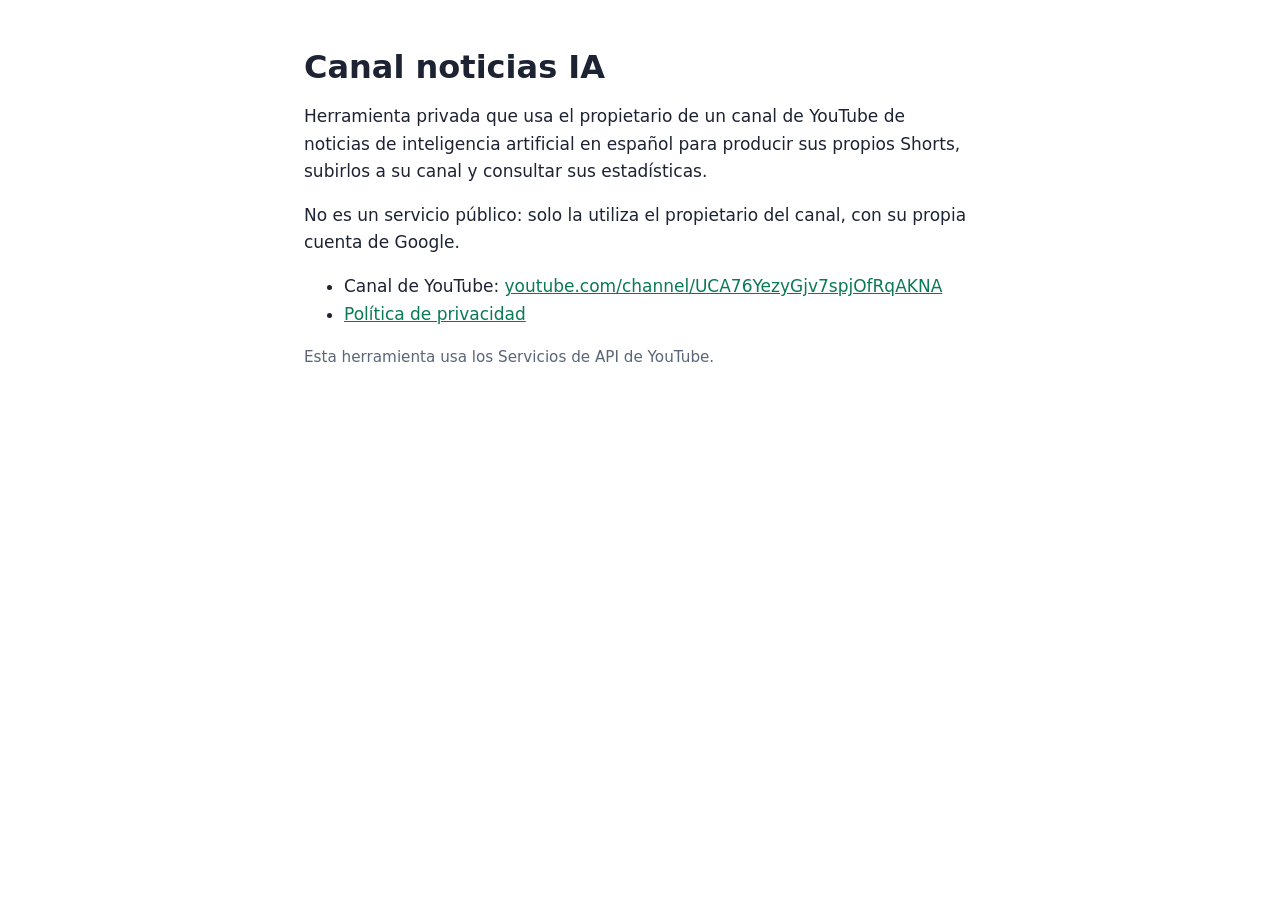
<file: index.html>
<!doctype html>
<html lang="es">
<head>
<meta charset="utf-8">
<meta name="viewport" content="width=device-width, initial-scale=1">
<title>Canal noticias IA</title>
<link rel="stylesheet" href="estilo.css">
</head>
<body>
<main>
  <h1>Canal noticias IA</h1>
  <p>Herramienta privada que usa el propietario de un canal de YouTube de noticias de inteligencia artificial en español para producir sus propios Shorts, subirlos a su canal y consultar sus estadísticas.</p>
  <p>No es un servicio público: solo la utiliza el propietario del canal, con su propia cuenta de Google.</p>
  <ul>
    <li>Canal de YouTube: <a href="https://www.youtube.com/channel/UCA76YezyGjv7spjOfRqAKNA">youtube.com/channel/UCA76YezyGjv7spjOfRqAKNA</a></li>
    <li><a href="privacidad.html">Política de privacidad</a></li>
  </ul>
  <p class="nota">Esta herramienta usa los Servicios de API de YouTube.</p>
</main>
</body>
</html>
</file>
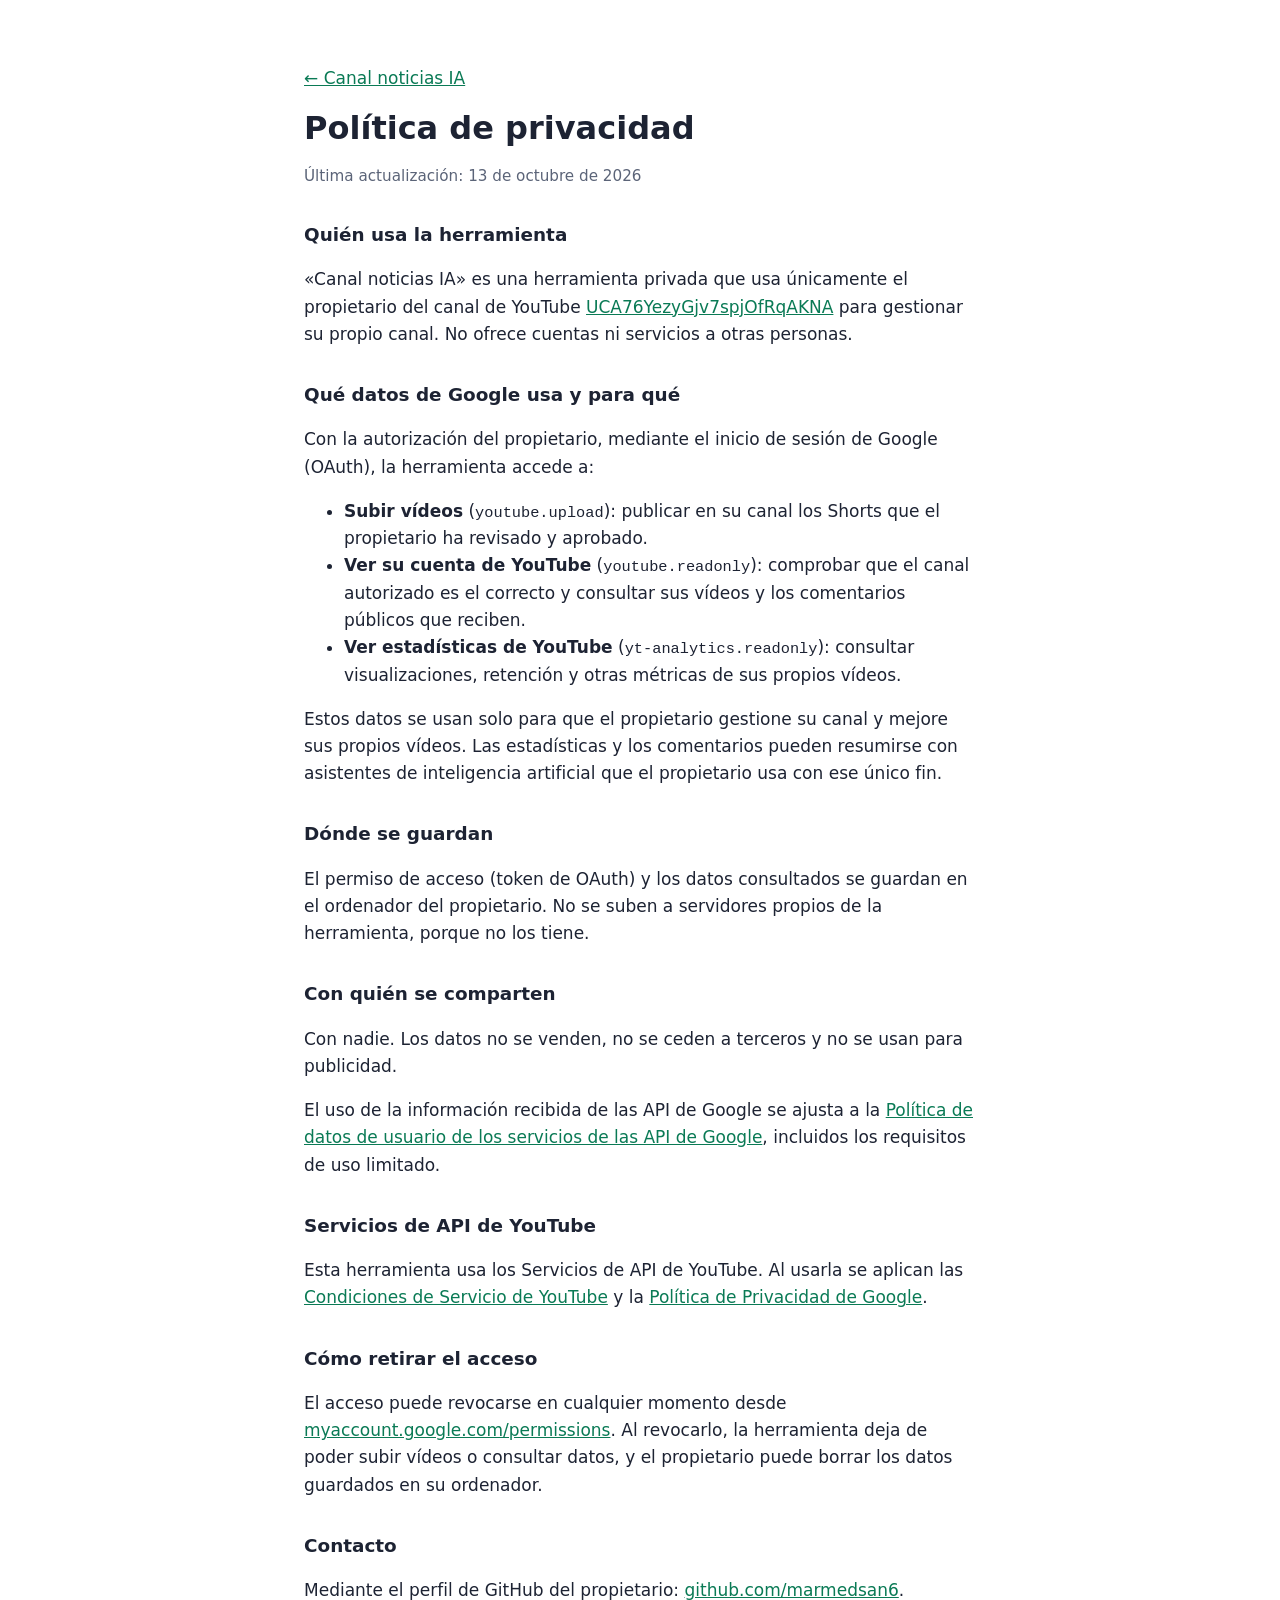
<file: privacidad.html>
<!doctype html>
<html lang="es">
<head>
<meta charset="utf-8">
<meta name="viewport" content="width=device-width, initial-scale=1">
<title>Política de privacidad · Canal noticias IA</title>
<link rel="stylesheet" href="estilo.css">
</head>
<body>
<main>
  <p><a href="index.html">← Canal noticias IA</a></p>
  <h1>Política de privacidad</h1>
  <p class="nota">Última actualización: 13 de octubre de 2026</p>

  <h2>Quién usa la herramienta</h2>
  <p>«Canal noticias IA» es una herramienta privada que usa únicamente el propietario del canal de YouTube <a href="https://www.youtube.com/channel/UCA76YezyGjv7spjOfRqAKNA">UCA76YezyGjv7spjOfRqAKNA</a> para gestionar su propio canal. No ofrece cuentas ni servicios a otras personas.</p>

  <h2>Qué datos de Google usa y para qué</h2>
  <p>Con la autorización del propietario, mediante el inicio de sesión de Google (OAuth), la herramienta accede a:</p>
  <ul>
    <li><strong>Subir vídeos</strong> (<code>youtube.upload</code>): publicar en su canal los Shorts que el propietario ha revisado y aprobado.</li>
    <li><strong>Ver su cuenta de YouTube</strong> (<code>youtube.readonly</code>): comprobar que el canal autorizado es el correcto y consultar sus vídeos y los comentarios públicos que reciben.</li>
    <li><strong>Ver estadísticas de YouTube</strong> (<code>yt-analytics.readonly</code>): consultar visualizaciones, retención y otras métricas de sus propios vídeos.</li>
  </ul>
  <p>Estos datos se usan solo para que el propietario gestione su canal y mejore sus propios vídeos. Las estadísticas y los comentarios pueden resumirse con asistentes de inteligencia artificial que el propietario usa con ese único fin.</p>

  <h2>Dónde se guardan</h2>
  <p>El permiso de acceso (token de OAuth) y los datos consultados se guardan en el ordenador del propietario. No se suben a servidores propios de la herramienta, porque no los tiene.</p>

  <h2>Con quién se comparten</h2>
  <p>Con nadie. Los datos no se venden, no se ceden a terceros y no se usan para publicidad.</p>
  <p>El uso de la información recibida de las API de Google se ajusta a la <a href="https://developers.google.com/terms/api-services-user-data-policy">Política de datos de usuario de los servicios de las API de Google</a>, incluidos los requisitos de uso limitado.</p>

  <h2>Servicios de API de YouTube</h2>
  <p>Esta herramienta usa los Servicios de API de YouTube. Al usarla se aplican las <a href="https://www.youtube.com/t/terms">Condiciones de Servicio de YouTube</a> y la <a href="https://policies.google.com/privacy">Política de Privacidad de Google</a>.</p>

  <h2>Cómo retirar el acceso</h2>
  <p>El acceso puede revocarse en cualquier momento desde <a href="https://myaccount.google.com/permissions">myaccount.google.com/permissions</a>. Al revocarlo, la herramienta deja de poder subir vídeos o consultar datos, y el propietario puede borrar los datos guardados en su ordenador.</p>

  <h2>Contacto</h2>
  <p>Mediante el perfil de GitHub del propietario: <a href="https://github.com/marmedsan6">github.com/marmedsan6</a>.</p>
</main>
</body>
</html>
</file>
<file: estilo.css>
:root { color-scheme: light dark; --texto: #1d2333; --suave: #5b6478; --acento: #0a7a55; --fondo: #ffffff; }
@media (prefers-color-scheme: dark) { :root { --texto: #f5f7fb; --suave: #a9b4cc; --acento: #4cf0b0; --fondo: #0b1020; } }
body { margin: 0; background: var(--fondo); color: var(--texto); font: 17px/1.6 system-ui, "Segoe UI", sans-serif; }
main { max-width: 42rem; margin: 0 auto; padding: 3rem 1.25rem; }
h1 { font-size: 2rem; line-height: 1.2; margin: 0 0 1rem; }
h2 { font-size: 1.15rem; margin: 2rem 0 .5rem; }
a { color: var(--acento); }
code { font-size: .9em; }
.nota { color: var(--suave); font-size: .95rem; }
</file>
